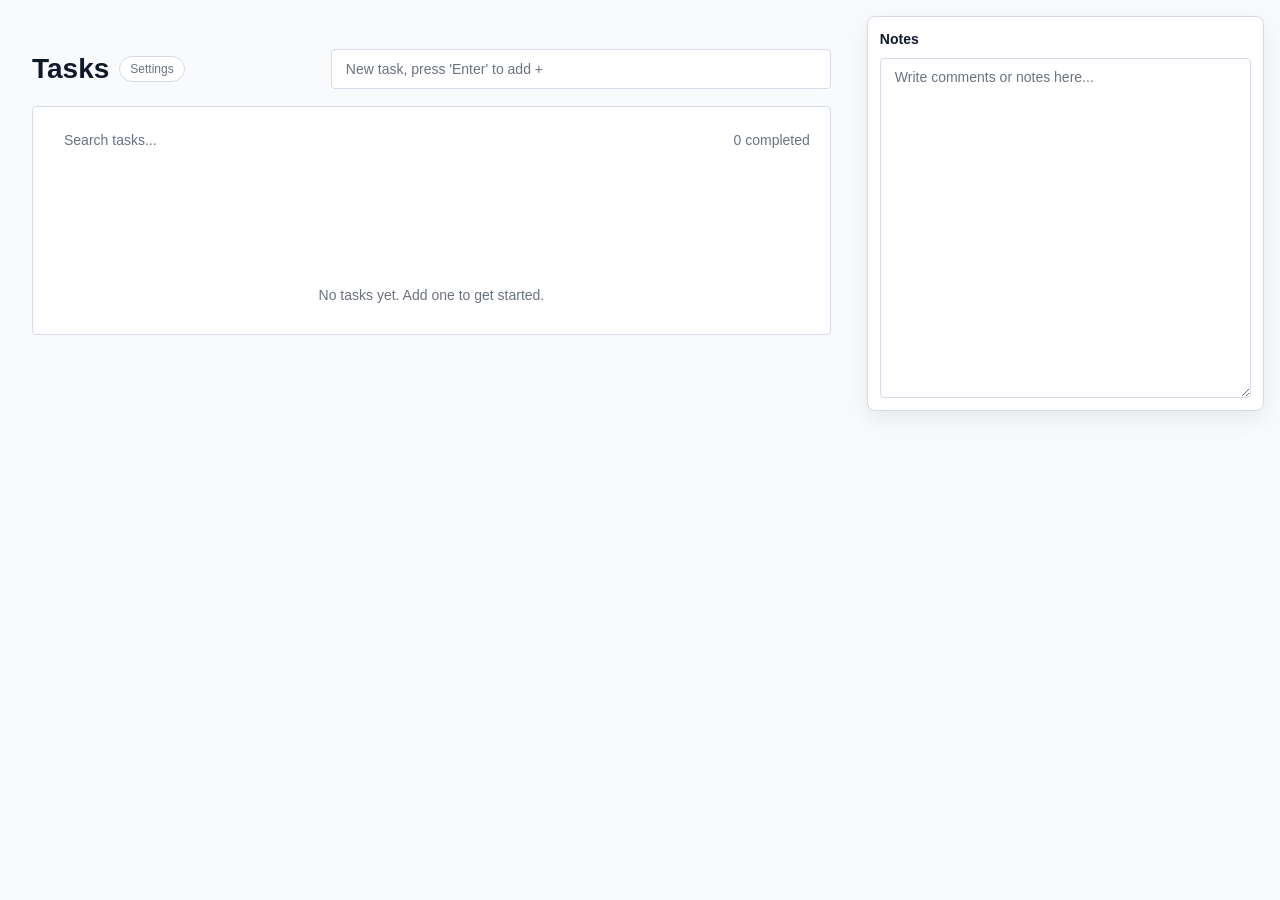
<file: index.html>
<!DOCTYPE html>
<html lang="en">
<head>
  <meta charset="UTF-8">
  <meta name="viewport" content="width=device-width, initial-scale=1.0">
<title data-i18n="title.tasks">Tasks</title>
  <link rel="icon" type="image/png" href="favicons/favicon.png">
  <link rel="stylesheet" href="styles.css">
  <link rel="stylesheet" href="additional-settings/notes/notes.css">
</head>
<body>
  <div class="layout" id="layoutRoot">
    <div class="app">
      <header class="app-header">
        <div class="title-block">
          <h1 data-i18n="title.tasks">Tasks</h1>
          <a
            class="settings-link"
            href="settings.html"
            data-i18n="link.settings"
            data-i18n-title="link.settingsTitle"
            title="Open settings"
          >
            Settings
          </a>
        </div>
        <form id="taskForm" class="task-form header-form" autocomplete="off">
          <label
            class="visually-hidden"
            for="taskName"
            data-i18n="label.taskName"
          >
            Task name
          </label>
          <input
            id="taskName"
            name="taskName"
            type="text"
            placeholder="New task, press 'Enter' to add +"
            required
            title="Enter the name of the task and press 'Enter' to create it"
            data-i18n-placeholder="placeholder.taskName"
            data-i18n-title="title.taskNameInput"
          />
        </form>
      </header>

      <main>
        <section class="list-wrapper">
          <div class="list-header">
            <div class="list-header-actions">
              <div class="search-compact">
                <label
                  class="visually-hidden"
                  for="searchInput"
                  data-i18n="label.search"
                >
                  Search tasks
                </label>
                <div class="search-input-wrapper">
                  <input
                    id="searchInput"
                    type="search"
                    placeholder="Search tasks..."
                    title="Search tasks by name and press 'Enter' to filter"
                    data-i18n-placeholder="placeholder.search"
                    data-i18n-title="title.searchInput"
                  />
                  <button
                    id="clearSearchBtn"
                    class="clear-search-btn"
                    type="button"
                    aria-label="Clear search"
                    title="Clear search"
                    data-i18n-aria-label="aria.clearSearch"
                    data-i18n-title="title.clearSearch"
                    style="display: none;"
                  >
                    ×
                  </button>
                </div>
              </div>
              <span class="stat completed" id="completedTasks">0 completed</span>
            </div>
          </div>
          <ul
            id="taskList"
            class="task-list"
            aria-label="Tasks"
            aria-live="polite"
            data-i18n-aria-label="aria.taskList"
          ></ul>
          <p
            id="emptyState"
            class="empty-state"
            data-i18n="empty.default"
          >
            No tasks yet. Add one to get started.
          </p>
        </section>
      </main>
    </div>

    <aside class="comment-pad" aria-label="Comments scratchpad">
      <div class="comment-pad__header">
        <span
          class="comment-pad__title"
          data-i18n="notes.title"
        >
          Notes
        </span>
      </div>
      <label
        class="visually-hidden"
        for="commentPad"
        data-i18n="notes.label"
      >
        Notes
      </label>
      <textarea
        id="commentPad"
        name="commentPad"
        placeholder="Write comments or notes here..."
        title="Write comments or notes here"
        data-i18n-placeholder="notes.placeholder"
        data-i18n-title="notes.titleAttr"
        spellcheck="true"
      ></textarea>
    </aside>
  </div>

  <script src="translations.js" defer></script>
  <script src="additional-settings/notes/notes.js" defer></script>
  <script src="additional-settings/party-mode/confetti.js" defer></script>
  <script src="script.js" defer></script>
</body>
</html>
</file>
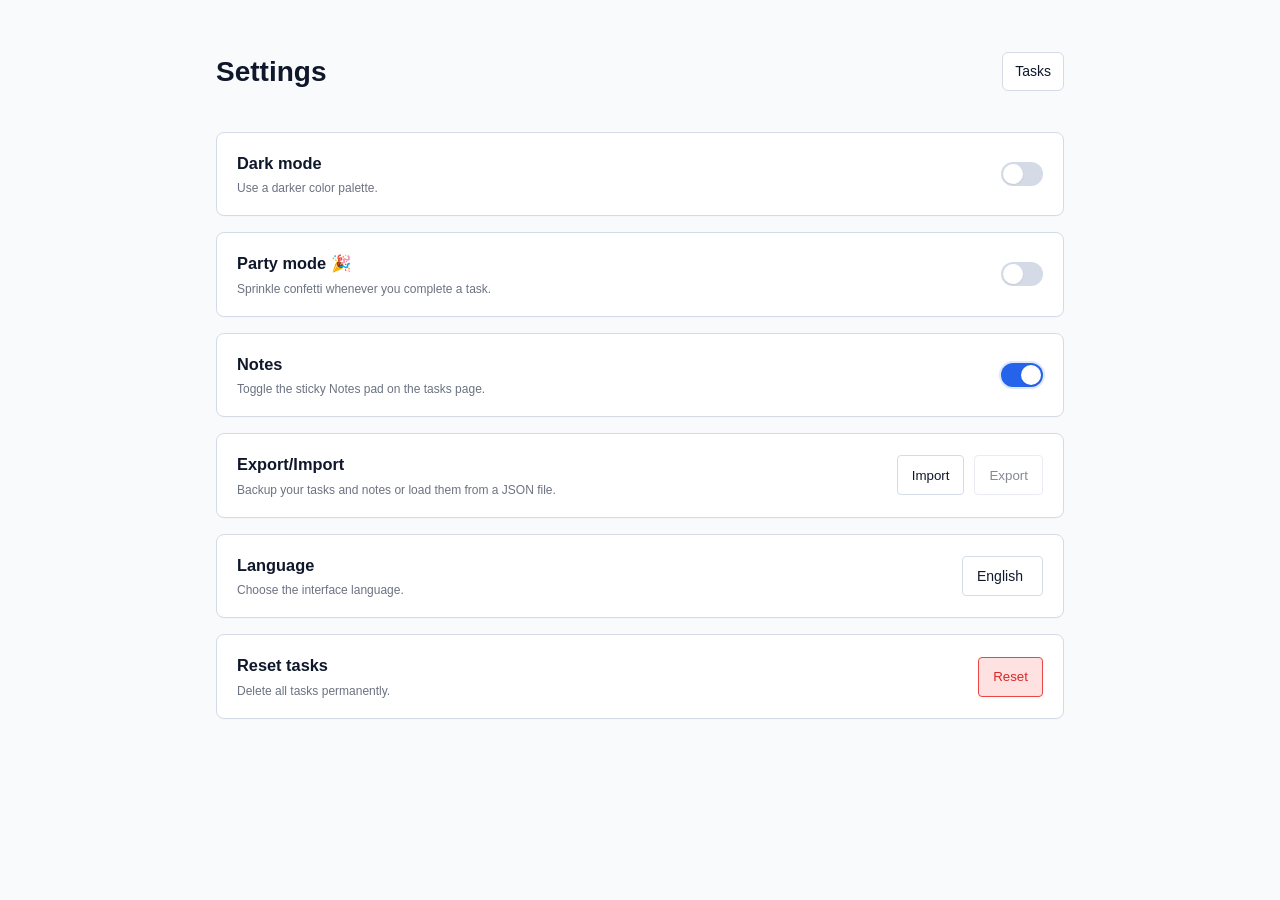
<file: settings.html>
<!DOCTYPE html>
<html lang="en">
<head>
  <meta charset="UTF-8">
  <meta name="viewport" content="width=device-width, initial-scale=1.0">
<title data-i18n="title.settings">Settings</title>
  <link rel="icon" type="image/png" href="favicons/favicon.png">
  <link rel="stylesheet" href="styles.css">
</head>
<body>
  <div class="app settings-page">
    <header class="settings-header">
      <div>
        <h1 data-i18n="title.settings">Settings</h1>
      </div>
      <nav class="page-nav">
        <a
          class="nav-link"
          href="./index.html"
          data-i18n="link.tasks"
          data-i18n-title="link.tasksTitle"
          title="Back to tasks"
        >
          Tasks
        </a>
      </nav>
    </header>

    <main class="settings-content">
      <section class="settings-card">
        <div class="settings-row">
          <div class="setting-label">
            <h3 data-i18n="section.darkMode.title">Dark mode</h3>
            <p class="hint" data-i18n="section.darkMode.hint">
              Use a darker color palette.
            </p>
          </div>
          <label
            class="settings-toggle"
            aria-label="Toggle dark mode"
            data-i18n-aria-label="section.darkMode.toggle"
          >
            <input
              type="checkbox"
              id="darkModeToggle"
              class="settings-toggle-input"
              title="Toggle dark mode"
              data-i18n-title="section.darkMode.toggle"
            />
            <span class="switch">
              <span class="switch-handle"></span>
            </span>
          </label>
        </div>
      </section>

      <section class="settings-card">
        <div class="settings-row">
          <div class="setting-label">
            <h3 data-i18n="section.partyMode.title">Party mode 🎉</h3>
            <p class="hint" data-i18n="section.partyMode.hint">
              Sprinkle confetti whenever you complete a task.
            </p>
          </div>
          <label
            class="settings-toggle"
            aria-label="Toggle party mode"
            data-i18n-aria-label="section.partyMode.toggle"
          >
            <input
              type="checkbox"
              id="partyModeToggle"
              class="settings-toggle-input"
              title="Toggle party mode"
              data-i18n-title="section.partyMode.toggle"
            />
            <span class="switch">
              <span class="switch-handle"></span>
            </span>
          </label>
        </div>
      </section>

      <section class="settings-card">
        <div class="settings-row">
          <div class="setting-label">
            <h3 data-i18n="section.notes.title">Notes</h3>
            <p class="hint" data-i18n="section.notes.hint">
              Toggle the sticky Notes pad on the tasks page.
            </p>
          </div>
          <label
            class="settings-toggle"
            aria-label="Toggle notes pad"
            data-i18n-aria-label="section.notes.toggle"
          >
            <input
              type="checkbox"
              id="notesToggle"
              class="settings-toggle-input"
              title="Toggle notes pad"
              data-i18n-title="section.notes.toggle"
            />
            <span class="switch">
              <span class="switch-handle"></span>
            </span>
          </label>
        </div>
      </section>

      <section class="settings-card">
        <div class="settings-row">
          <div class="setting-label">
            <h3 data-i18n="section.backup.title">Export/Import tasks & notes</h3>
            <p class="hint" data-i18n="section.backup.hint">
              Backup your tasks and notes or load them from a JSON file.
            </p>
          </div>
          <div class="settings-actions">
            <button
              id="importTasksBtn"
              type="button"
              title="Import tasks from a JSON file"
              data-i18n="button.import"
              data-i18n-title="title.importButton"
            >
              Import
            </button>
            <button
              id="exportTasksBtn"
              type="button"
              title="Export all tasks to a JSON file"
              data-i18n="button.export"
              data-i18n-title="title.exportButton"
            >
              Export
            </button>
            <input
              id="importTasksInput"
              class="visually-hidden"
              type="file"
              accept="application/json"
              aria-label="Choose a tasks JSON file to import"
              data-i18n-aria-label="aria.importInput"
            />
          </div>
        </div>
      </section>

      <section class="settings-card">
        <div class="settings-row">
          <div class="setting-label">
            <h3 data-i18n="section.language.title">Language</h3>
            <p class="hint" data-i18n="section.language.hint">
              Choose the interface language.
            </p>
          </div>
          <div class="settings-actions">
            <label
              class="visually-hidden"
              for="languageSelect"
              data-i18n="label.languageSelect"
            >
              Language
            </label>
            <select
              id="languageSelect"
              class="settings-select"
              title="Select the language for the app"
              data-i18n-title="title.languageSelect"
            >
              <option value="en" data-i18n="option.language.en">English</option>
              <option value="fr" data-i18n="option.language.fr">French</option>
              <option value="es" data-i18n="option.language.es">Spanish</option>
            </select>
          </div>
        </div>
      </section>

      <section class="settings-card">
        <div class="settings-row reset-row">
          <div class="setting-label">
            <h3 data-i18n="section.reset.title">Reset tasks</h3>
            <p class="hint" data-i18n="section.reset.hint">
              Delete all tasks permanently.
            </p>
          </div>
          <button
            id="resetTasksBtn"
            class="danger"
            type="button"
            title="Delete all tasks"
            data-i18n="button.reset"
            data-i18n-title="title.resetButton"
          >
            Reset
          </button>
        </div>
      </section>
    </main>
  </div>
  <script defer src="translations.js"></script>
  <script defer src="additional-settings/notes/notes.js"></script>
  <script defer src="settings.js"></script>
</body>
</html>
</file>
<file: styles.css>
:root {
  color-scheme: light;
  --color-bg: #f8fafc;
  --color-surface: #ffffff;
  --color-surface-strong: #f1f5f9;
  --color-surface-alt: #f1f5f9;
  --color-border: #d5dbe6;
  --color-border-strong: #b8c4d5;
  --color-text: #0f172a;
  --color-text-muted: #6b7280;
  --color-text-soft: #94a3b8;
  --color-code-bg: #f3f6fb;
  --color-primary: #2563eb;
  --color-primary-strong: #1d4ed8;
  --color-primary-soft: #e0e7ff;
  --color-danger: #ef4444;
  --color-danger-strong: #dc2626;
  --color-danger-soft: #fee2e2;
  --color-neutral: #ffffff;
  --color-neutral-border: #d5dbe6;
}

:root[data-theme="dark"] {
  color-scheme: dark;
  --color-bg: #0b1220;
  --color-surface: #111827;
  --color-surface-strong: #1a2433;
  --color-surface-alt: #162032;
  --color-border: #1f2a3b;
  --color-border-strong: #32425a;
  --color-text: #e5e7eb;
  --color-text-muted: #9ca3af;
  --color-text-soft: #94a3b8;
  --color-code-bg: #0f172a;
  --color-primary: #60a5fa;
  --color-primary-strong: #3b82f6;
  --color-primary-soft: #1e293b;
  --color-danger: #f87171;
  --color-danger-strong: #ef4444;
  --color-danger-soft: #2f1b1b;
  --color-neutral: #111827;
  --color-neutral-border: #1f2a3b;
}

* {
  box-sizing: border-box;
}

body {
  margin: 0;
  background: var(--color-bg);
  color: var(--color-text);
  font-family: sans-serif;
  font-size: 14px;
  line-height: 1.5;
}

.layout {
  display: flex;
  justify-content: center;
  align-items: flex-start;
  gap: 20px;
  padding: 16px;
}

.app {
  width: 880px;
  margin: 0 auto;
  padding: 32px 16px 48px;
}

.layout .app {
  margin: 0;
}

.app-header {
  display: flex;
  justify-content: space-between;
  align-items: center;
  gap: 16px;
  margin-bottom: 16px;
  flex-wrap: nowrap;
}

.title-block h1 {
  margin: 0;
  font-size: 28px;
}

.title-block {
  display: flex;
  align-items: center;
  gap: 10px;
}

.settings-link {
  display: inline-flex;
  align-items: center;
  gap: 6px;
  padding: 6px 10px;
  border-radius: 999px;
  border: 1px solid var(--color-border);
  background: var(--color-surface);
  color: var(--color-text-muted);
  font-size: 12px;
  line-height: 1;
  text-decoration: none;
  transition: background 0.2s ease, border-color 0.2s ease, color 0.2s ease;
}

.settings-link:hover {
  border-color: var(--color-border-strong);
  color: var(--color-text);
  background: var(--color-surface-strong);
}

.settings-link:active,
.settings-link:focus-visible {
  outline: none;
  border-color: var(--color-primary);
  color: var(--color-text);
}

.subtitle {
  margin: 4px 0 0;
  color: var(--color-text-muted);
}

.stats {
  display: flex;
  gap: 8px;
  align-items: center;
  flex-wrap: wrap;
}

.stat {
  background: transparent;
  border: none;
  padding: 0;
  border-radius: 0;
  font-weight: 500;
  color: var(--color-text-muted);
}

.stat.completed {
  color: var(--color-text-muted);
}

.task-form {
  display: flex;
  align-items: center;
  gap: 8px;
}

.header-form {
  flex: 1;
  justify-content: flex-end;
}

label {
  font-weight: 500;
}

input[type="text"],
input[type="search"],
input[type="email"],
textarea {
  width: 100%;
  min-height: 40px;
  padding: 10px 14px;
  border: 1px solid var(--color-border);
  border-radius: 4px;
  background: var(--color-surface);
  color: var(--color-text);
  font-size: 14px;
}

input::placeholder,
textarea::placeholder {
  color: var(--color-text-muted);
}

input:focus,
textarea:focus {
  outline: none;
  border-color: var(--color-border-strong);
}

.settings-select {
  min-height: 40px;
  padding: 10px 14px;
  border: 1px solid var(--color-border);
  border-radius: 4px;
  background: var(--color-surface);
  color: var(--color-text);
  font-size: 14px;
  appearance: none;
  -webkit-appearance: none;
  -moz-appearance: none;
  background-image: none;
  background-repeat: no-repeat;
}

.settings-select:focus {
  outline: none;
  border-color: var(--color-border-strong);
}

button {
  min-height: 40px;
  padding: 10px 14px;
  border-radius: 4px;
  border: 1px solid var(--color-neutral-border);
  background: var(--color-neutral);
  color: var(--color-text);
  cursor: pointer;
  transition: background 0.2s ease, border-color 0.2s ease, color 0.2s ease;
  font-weight: 500;
}

button:hover {
  border-color: var(--color-border-strong);
}

button:disabled {
  opacity: 0.75;
  cursor: not-allowed;
}

button.primary {
  background: var(--color-primary);
  border-color: var(--color-primary);
  color: var(--color-surface);
}

button.primary:hover {
  background: var(--color-primary-strong);
  border-color: var(--color-primary-strong);
}

button.secondary {
  background: var(--color-surface-alt);
  border-color: var(--color-border);
}

button.secondary:hover {
  background: var(--color-primary-soft);
  color: var(--color-primary);
  border-color: var(--color-primary);
}

button.danger {
  background: var(--color-danger-soft);
  border-color: var(--color-danger);
  color: var(--color-danger-strong);
}

button.danger:hover {
  border-color: var(--color-danger-strong);
  color: var(--color-danger-strong);
}

.list-wrapper {
  background: var(--color-surface);
  border: 1px solid var(--color-border);
  border-radius: 4px;
}

.list-header {
  display: flex;
  align-items: center;
  justify-content: space-between;
  gap: 8px;
  padding: 0 4px 8px;
}

.list-header h2 {
  margin: 0;
  font-size: 18px;
}

.hint {
  color: var(--color-text-muted);
  font-size: 12px;
}

.list-header-actions {
  display: flex;
  align-items: center;
  gap: 10px;
  width: 100%;
}

.list-header-actions .stat.completed {
  margin-left: auto;
}

.search-input-wrapper {
  position: relative;
}

#searchInput {
  border-color: transparent;
  transition: border-color 0.2s ease;
}

#searchInput:hover {
  border-color: var(--color-border);
}

#searchInput:focus {
  border-color: var(--color-border-strong);
}

.search-compact input[type="search"] {
  min-height: 34px;
  padding: 8px 30px 8px 10px;
  max-width: 220px;
}

.search-compact input[type="search"]::-webkit-search-cancel-button {
  -webkit-appearance: none;
  height: 0;
  width: 0;
}

.search-compact input[type="search"]::-ms-clear {
  display: none;
  width: 0;
  height: 0;
}

.clear-search-btn {
  position: absolute;
  right: 6px;
  top: 50%;
  transform: translateY(-50%);
  width: 20px;
  height: 20px;
  min-width: 20px;
  border-radius: 2px;
  min-height: 20px;
  max-width: 20px;
  max-height: 20px;
  display: inline-flex;
  align-items: center;
  justify-content: center;
  border: none;
  background: transparent;
  color: var(--color-text-muted);
  font-size: 14px;
  line-height: 1;
  padding: 0;
  font-weight: 400;
  cursor: pointer;
  transition: background 0.2s ease, color 0.2s ease;
}

.clear-search-btn:hover {
  background: var(--color-surface-strong);
  color: var(--color-text);
}

.clear-search-btn:active {
  background: var(--color-surface-alt);
}

.task-form input[type="text"] {
  width: 80%;
  max-width: 500px;
}

.task-list {
  list-style: none;
  padding: 0;
  margin: 0;
}

.task-item {
  display: flex;
  align-items: center;
  justify-content: space-between;
  gap: 12px;
  padding: 12px 8px;
  background: transparent;
}

.task-item.dragging {
  opacity: 0.75;
  background: var(--color-surface-strong);
}

.task-item:hover {
  background: rgba(241, 245, 249, 0.4);
}

[data-theme="dark"] .task-item:hover {
  background: var(--color-bg);
}

.task-main {
  display: grid;
  grid-template-columns: 1fr auto;
  gap: 10px;
  align-items: center;
  flex: 1;
}

.task-checkbox {
  width: 20px;
  height: 20px;
  accent-color: var(--color-primary);
  cursor: pointer;
  border: 1px solid var(--color-border);
  border-radius: 4px;
  background: var(--color-surface);
}

.task-name {
  display: block;
  word-break: break-word;
  cursor: text;
  font-weight: 500;
  font-size: 18px;
}

.task-name.completed {
  color: var(--color-text-muted);
  text-decoration: line-through;
}

.task-edit-input {
  width: 100%;
  min-height: 36px;
  padding: 8px 10px;
}

.task-actions {
  display: flex;
  gap: 6px;
}

.task-actions .small {
  min-height: 28px;
  padding: 4px 8px;
  font-size: 12px;
}

.task-item.editing .task-name {
  display: none;
}

.task-item.editing .task-edit-input {
  display: block;
}

.task-edit-input {
  display: none;
}

.empty-state {
  text-align: center;
  color: var(--color-text-muted);
  margin: 14px 0 12px;
}

.settings-page {
  max-width: 960px;
}

.settings-header {
  display: flex;
  align-items: center;
  justify-content: space-between;
  gap: 16px;
  margin-bottom: 20px;
}

.page-nav {
  display: flex;
  gap: 12px;
}

.nav-link {
  display: inline-flex;
  align-items: center;
  padding: 8px 12px;
  border: 1px solid var(--color-border);
  border-radius: 6px;
  background: var(--color-surface);
  color: var(--color-text);
  text-decoration: none;
  font-weight: 500;
  transition: background 0.2s ease, border-color 0.2s ease, color 0.2s ease;
}

.nav-link:hover {
  background: var(--color-surface-strong);
  border-color: var(--color-border-strong);
}

.nav-link:active,
.nav-link:focus-visible {
  outline: none;
  border-color: var(--color-primary);
}

.settings-content {
  display: grid;
  gap: 16px;
}

.settings-row {
  display: flex;
  align-items: center;
  justify-content: space-between;
  gap: 12px;
  flex-wrap: wrap;
}

.settings-actions {
  display: flex;
  align-items: center;
  gap: 10px;
  flex-wrap: wrap;
}

.settings-actions button {
  flex-shrink: 0;
}

.settings-actions button:disabled {
  opacity: 0.5;
  cursor: not-allowed;
}

.settings-actions button:disabled:hover {
  border-color: var(--color-neutral-border);
}

.settings-toggle {
  position: relative;
  display: inline-flex;
  align-items: center;
  cursor: pointer;
}

.settings-toggle input {
  position: absolute;
  opacity: 0;
  width: 100%;
  height: 100%;
  margin: 0;
  cursor: pointer;
}

.settings-toggle .switch {
  width: 42px;
  height: 24px;
  border-radius: 999px;
  background: var(--color-border);
  display: inline-flex;
  align-items: center;
  padding: 2px;
  box-sizing: border-box;
  transition: background 0.2s ease, box-shadow 0.2s ease;
}

.settings-toggle .switch-handle {
  width: 20px;
  height: 20px;
  border-radius: 999px;
  background: var(--color-surface);
  box-shadow: 0 1px 2px rgba(0, 0, 0, 0.08);
  transition: transform 0.2s ease, box-shadow 0.2s ease;
  transform: translateX(0);
}

.settings-toggle input:checked + .switch {
  background: var(--color-primary);
  box-shadow: 0 0 0 2px rgba(37, 99, 235, 0.15);
}

.settings-toggle input:checked + .switch .switch-handle {
  transform: translateX(18px);
}

.settings-toggle input:focus-visible + .switch {
  box-shadow: 0 0 0 2px rgba(37, 99, 235, 0.25);
}

.setting-label h3 {
  margin: 0 0 4px;
}

.setting-label p {
  margin: 0;
}

.reset-row button {
  flex-shrink: 0;
}

.settings-card {
  background: var(--color-surface);
  border: 1px solid var(--color-border);
  border-radius: 8px;
  padding: 18px 20px;
  box-shadow: 0 1px 1px rgba(0, 0, 0, 0.02);
}

.settings-card__header h3 {
  margin: 0 0 4px;
}

.settings-card__header .hint {
  margin: 0;
}

.confetti-container {
  position: fixed;
  inset: 0;
  pointer-events: none;
  overflow: hidden;
  z-index: 9999;
}

.confetti-piece {
  position: absolute;
  width: 8px;
  height: 12px;
  opacity: 0.9;
  border-radius: 2px;
  animation: confetti-fall var(--duration, 1.8s) ease-out forwards;
}

@keyframes confetti-fall {
  0% {
    transform: translate3d(0, var(--y-start, -10vh), 0) rotate(0deg);
  }
  100% {
    transform: translate3d(
      var(--x-end, 0),
      var(--y-end, 110vh),
      0
    )
      rotate(720deg);
  }
}

.visually-hidden {
  position: absolute;
  width: 1px;
  height: 1px;
  padding: 0;
  margin: -1px;
  overflow: hidden;
  clip: rect(0, 0, 0, 0);
  white-space: nowrap;
  border: 0;
}

.list-header-actions {
  padding-top: 16px;
  padding-right: 16px;
  padding-left: 16px;
}

.task-main {
  padding-right: 16px;
  padding-left: 16px;
}

p#emptyState {
  padding-bottom: 16px;
}

ul#taskList {
  margin-bottom: 120px;
}

@media (max-width: 640px) {
  .task-form {
    width: 100%;
  }

  .app-header {
    flex-direction: column;
    align-items: flex-start;
    flex-wrap: wrap;
  }

  .task-form input[type="text"] {
    width: 100%;
    max-width: none;
  }

  .task-actions {
    flex-direction: column;
  }

  .task-item {
    align-items: flex-start;
  }
}

@media (max-width: 1100px) {
  .layout {
    flex-direction: column;
  }
}
</file>
<file: additional-settings/notes/notes.css>
.layout.no-notes {
  display: block;
  padding: 0 16px;
}

.layout.no-notes .app {
  margin: 0 auto;
}

.comment-pad {
  position: sticky;
  top: 20px;
  align-self: flex-start;
  width: 420px;
  max-height: calc(100vh - 40px);
  padding: 12px;
  border: 1px solid var(--color-border);
  border-radius: 8px;
  background: var(--color-surface);
  box-shadow: 0 8px 24px rgba(0, 0, 0, 0.08);
  display: flex;
  flex-direction: column;
  gap: 8px;
  z-index: 5;
}

.comment-pad textarea {
  min-height: 340px;
  resize: vertical;
  font-family: inherit;
}

.comment-pad__header {
  display: flex;
  align-items: baseline;
  justify-content: space-between;
  gap: 8px;
}

.comment-pad__title {
  font-weight: 700;
  color: var(--color-text);
}

.comment-pad__hint {
  color: var(--color-text-muted);
  font-size: 12px;
}

@media (max-width: 1100px) {
  .comment-pad {
    position: static;
    width: 100%;
    max-width: none;
  }
}
</file>
